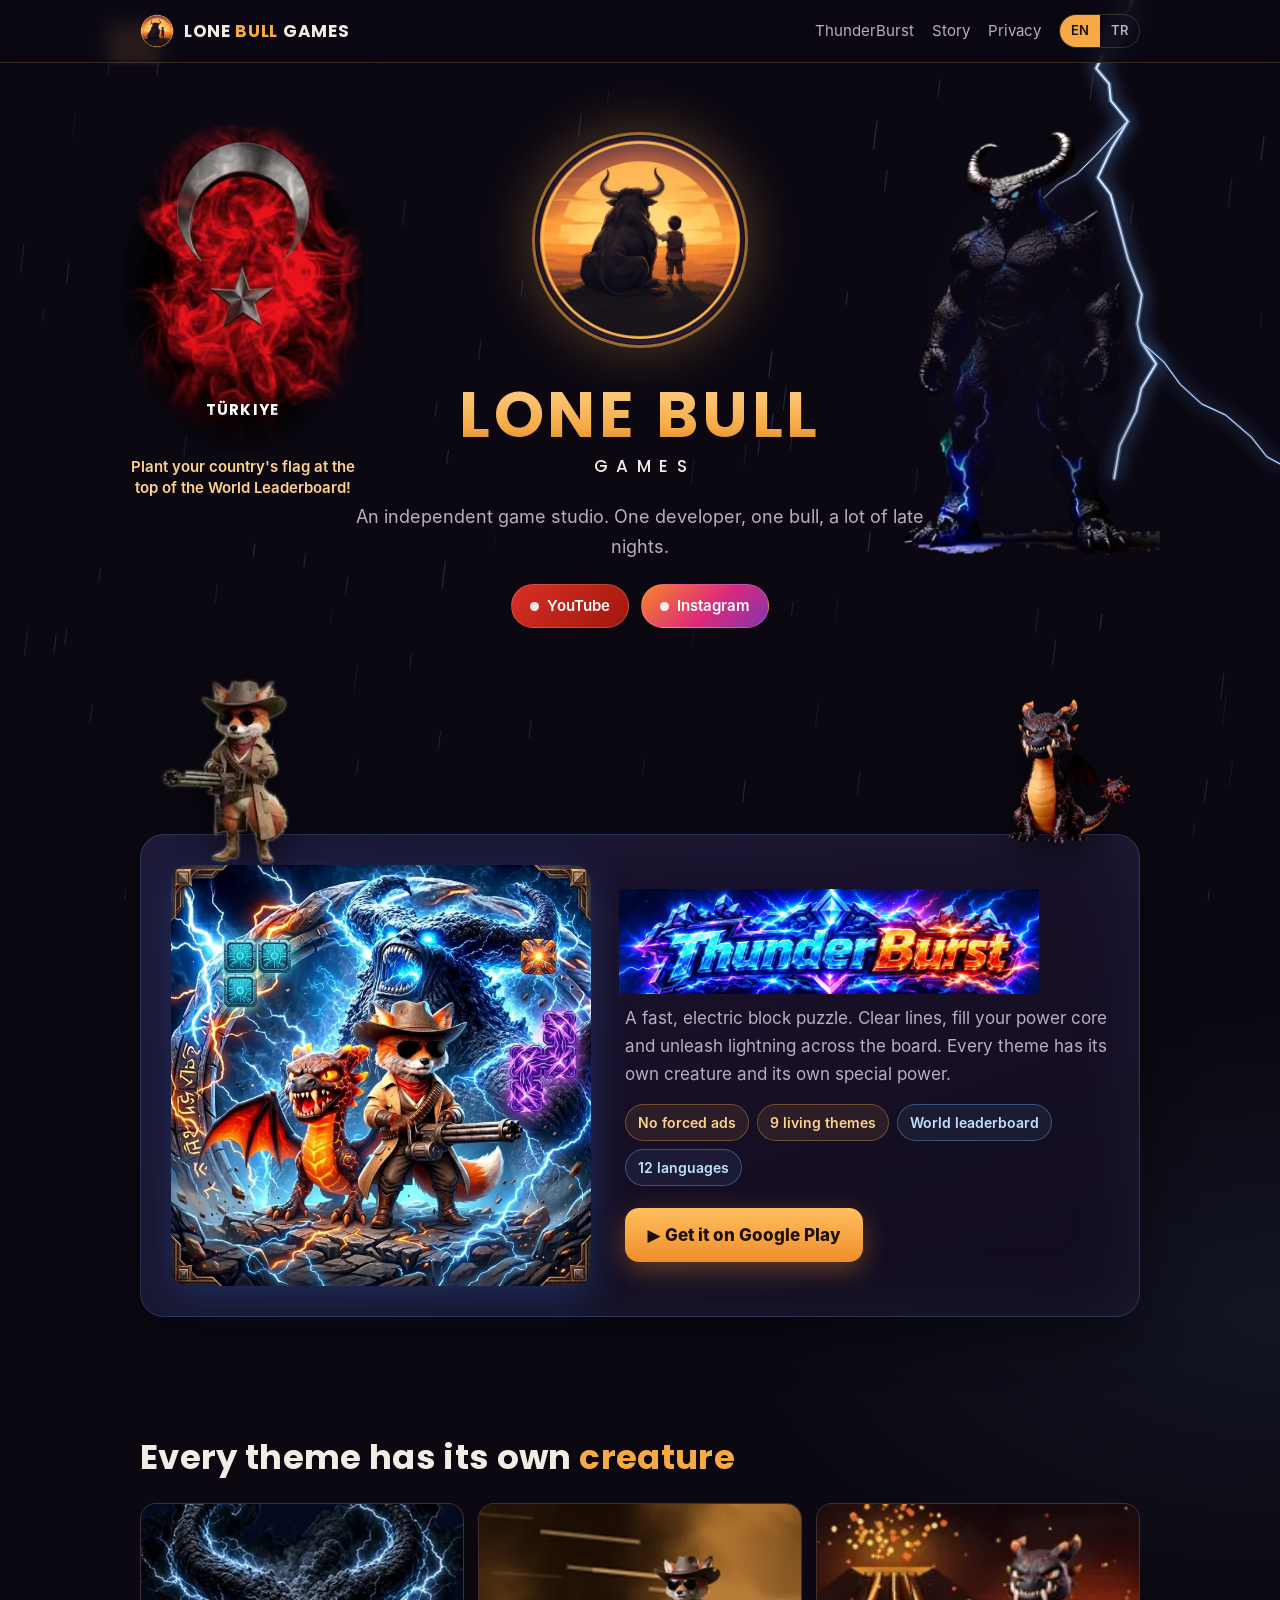
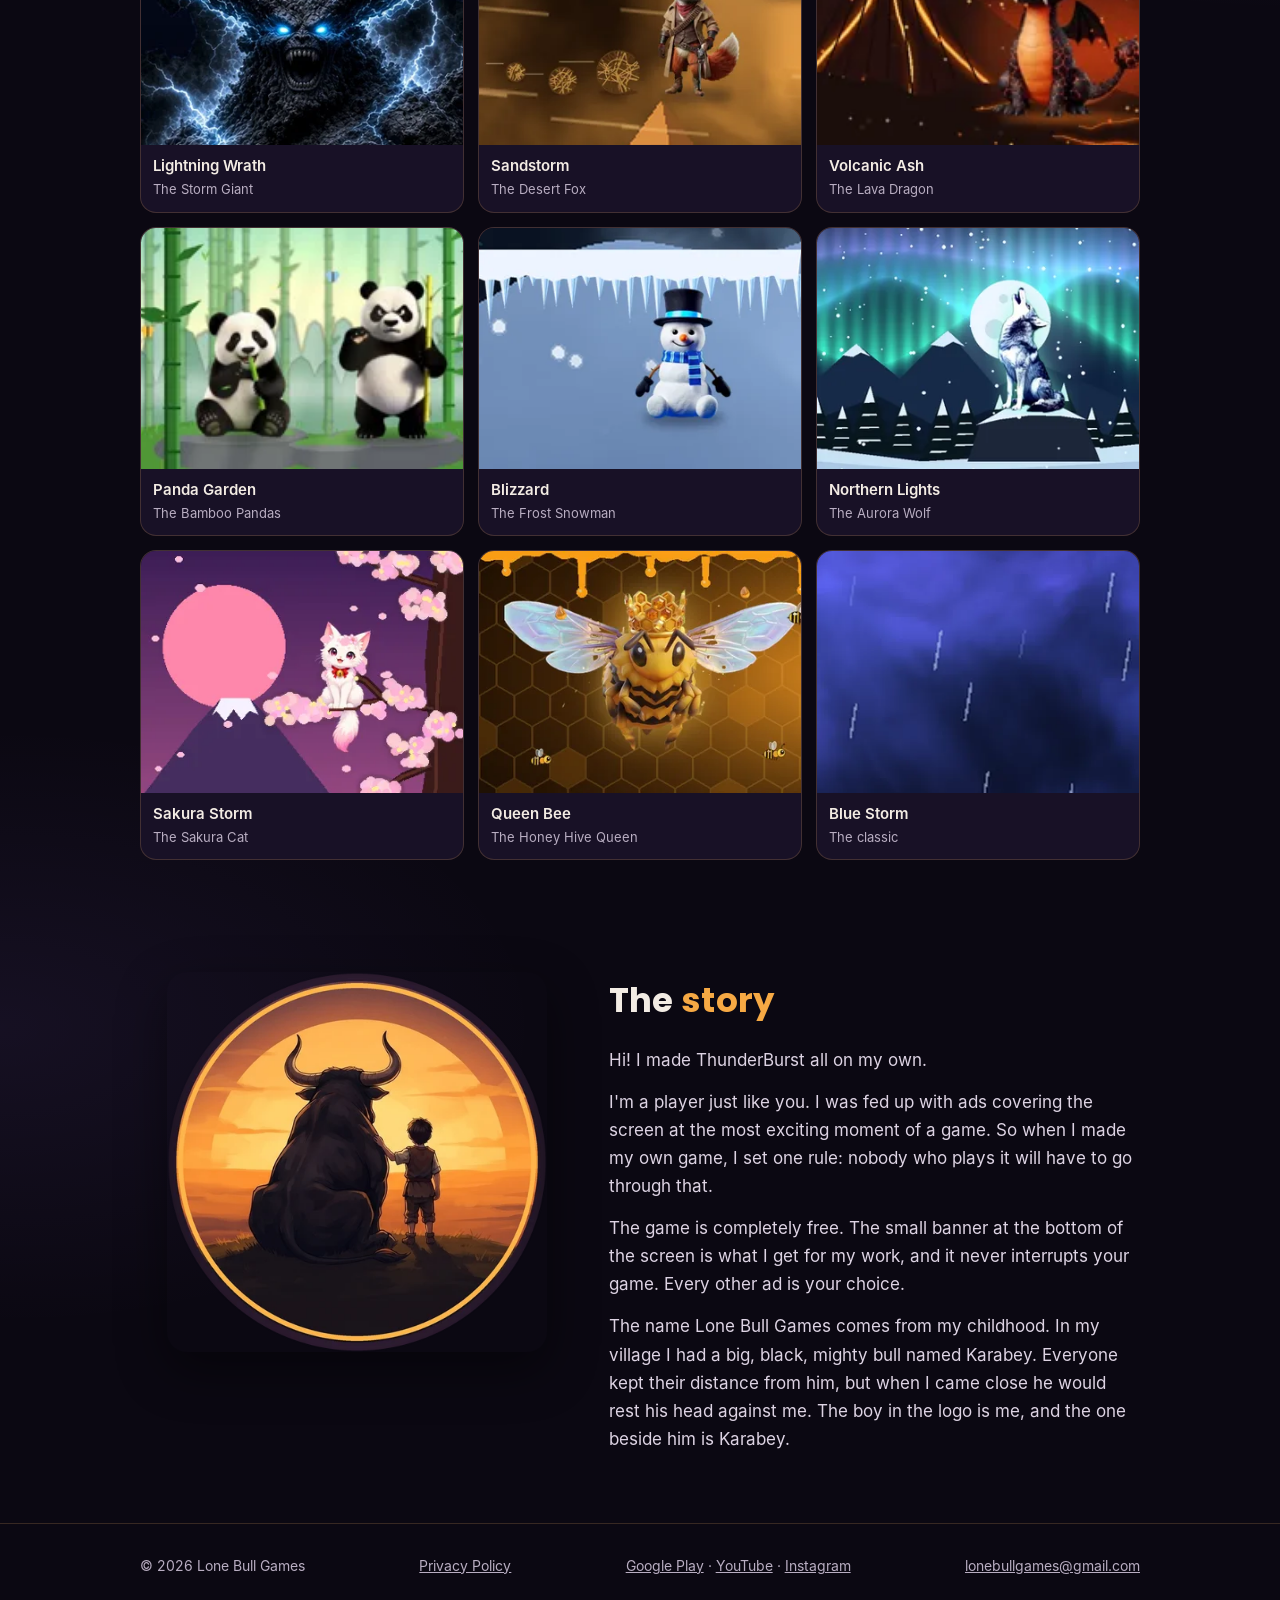
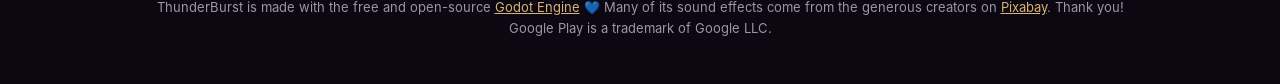
<file: index.html>
<!doctype html>
<html lang="en">
<head>
<meta charset="utf-8">
<meta name="viewport" content="width=device-width, initial-scale=1">
<title>Lone Bull Games</title>
<meta name="description" content="Lone Bull Games is an independent game studio. Our first game ThunderBurst is a block puzzle with nine living themes, each with its own creature. No forced ads.">
<link rel="icon" type="image/png" href="img/favicon.png">
<meta name="theme-color" content="#0b0812">
<meta property="og:type" content="website">
<meta property="og:site_name" content="Lone Bull Games">
<meta property="og:title" content="Lone Bull Games – ThunderBurst">
<meta property="og:description" content="A fast, electric block puzzle with 9 living themes and a world leaderboard. No forced ads. Now on Google Play.">
<meta property="og:url" content="https://lonebullgames.github.io/">
<meta property="og:image" content="https://lonebullgames.github.io/og.jpg">
<meta property="og:image:width" content="1200">
<meta property="og:image:height" content="630">
<meta name="twitter:card" content="summary_large_image">
<link rel="stylesheet" href="style.css?v=20261105b">
</head>
<body>
<canvas id="gok" aria-hidden="true"></canvas>
<canvas id="efekt" aria-hidden="true"></canvas>

<header class="ust">
  <div class="kap">
    <a class="marka" href="./"><img src="img/amblem_buyuk.webp" alt=""><span>LONE <b>BULL</b> GAMES</span></a>
    <nav class="menu">
      <a class="gizle" href="#thunderburst">ThunderBurst</a>
      <a class="gizle" href="#hikaye"><span data-dil="en">Story</span><span data-dil="tr">Hikâye</span></a>
      <a href="privacy.html"><span data-dil="en">Privacy</span><span data-dil="tr">Gizlilik</span></a>
      <div class="dil"><button data-sec="en">EN</button><button data-sec="tr">TR</button></div>
    </nav>
  </div>
</header>

<main>
  <div class="sahne">
  <div class="kahraman kap">
    <div class="yaratik canavar" id="canavar" aria-hidden="true"></div>
    <div class="bayrak-pano" id="bayrakPano">
      <div class="bayrak-cerceve">
        <video muted playsinline preload="none" class="gor"></video>
        <video muted playsinline preload="none"></video>
        <div class="bayrak-ad"></div>
      </div>
      <p class="bayrak-yazi"><span data-dil="en">Plant your country's flag at the top of the World Leaderboard!</span><span data-dil="tr">Ülkenin bayrağını Dünya Sıralaması'nın zirvesine dik!</span></p>
    </div>
    <img class="amblem" src="img/amblem_buyuk.webp" alt="Lone Bull Games emblem: a boy and his bull watching the sunset">
    <h1>LONE BULL</h1>
    <p class="alt">GAMES</p>
    <p class="slogan" data-dil="en">An independent game studio. One developer, one bull, a lot of late nights.</p>
    <p class="slogan" data-dil="tr">Bağımsız bir oyun stüdyosu. Bir geliştirici, bir boğa ve bolca uykusuz gece.</p>
    <div class="sosyal">
      <a class="sosyal-btn yt" href="https://www.youtube.com/@LoneBullGames" target="_blank" rel="noopener">YouTube</a>
      <a class="sosyal-btn ig" href="https://www.instagram.com/thunderburstgame/" target="_blank" rel="noopener">Instagram</a>
    </div>
  </div>
  </div>

  <section id="thunderburst" class="tb-sahne">
    <div class="kap">
      <div class="oyun">
        <div class="yaratik tilki" id="tilki" aria-hidden="true"></div>
        <div class="yaratik ejder" id="ejder" aria-hidden="true"></div>
        <img class="kapak" src="img/thunderburst_kapak.webp" alt="ThunderBurst characters: the Storm Giant, the Desert Fox and the Lava Dragon">
        <div>
          <img class="logo" src="img/thunderburst_logo.webp" alt="ThunderBurst">
          <p data-dil="en">A fast, electric block puzzle. Clear lines, fill your power core and unleash lightning across the board. Every theme has its own creature and its own special power.</p>
          <p data-dil="tr">Hızlı ve elektrikli bir blok bulmaca. Satırları patlat, gücünü doldur ve yıldırımı tahtaya indir. Her temanın kendi karakteri ve kendine özel gücü var.</p>
          <div class="rozetler">
            <span class="rozet"><span data-dil="en">No forced ads</span><span data-dil="tr">Zorunlu reklam yok</span></span>
            <span class="rozet"><span data-dil="en">9 living themes</span><span data-dil="tr">9 canlı tema</span></span>
            <span class="rozet mavi"><span data-dil="en">World leaderboard</span><span data-dil="tr">Dünya sıralaması</span></span>
            <span class="rozet mavi"><span data-dil="en">12 languages</span><span data-dil="tr">12 dil</span></span>
          </div>
          <a class="dugme" href="https://play.google.com/store/apps/details?id=com.thunderburst.game" target="_blank" rel="noopener"><span data-dil="en">▶ Get it on Google Play</span><span data-dil="tr">▶ Google Play'den indir</span></a>
        </div>
      </div>
    </div>
  </section>

  <section>
    <div class="kap">
      <h2><span data-dil="en">Every theme has its own <span class="vurgu">creature</span></span><span data-dil="tr">Her temanın kendi <span class="vurgu">karakteri</span> var</span></h2>
      <div class="temalar">
        <div class="tema"><img src="img/tema_zeus.webp" alt="" loading="lazy"><div><span data-dil="en">Lightning Wrath</span><span data-dil="tr">Yıldırım Öfkesi</span><small data-dil="en">The Storm Giant</small><small data-dil="tr">Fırtına Devi</small></div></div>
        <div class="tema"><img src="img/tema_kum.webp" alt="" loading="lazy"><div><span data-dil="en">Sandstorm</span><span data-dil="tr">Kum Fırtınası</span><small data-dil="en">The Desert Fox</small><small data-dil="tr">Çöl Tilkisi</small></div></div>
        <div class="tema"><img src="img/tema_volkan.webp" alt="" loading="lazy"><div><span data-dil="en">Volcanic Ash</span><span data-dil="tr">Volkanik Kül</span><small data-dil="en">The Lava Dragon</small><small data-dil="tr">Lav Ejderhası</small></div></div>
        <div class="tema"><img src="img/tema_panda.webp" alt="" loading="lazy"><div><span data-dil="en">Panda Garden</span><span data-dil="tr">Panda Bahçesi</span><small data-dil="en">The Bamboo Pandas</small><small data-dil="tr">Bambu Pandaları</small></div></div>
        <div class="tema"><img src="img/tema_kar.webp" alt="" loading="lazy"><div><span data-dil="en">Blizzard</span><span data-dil="tr">Kar Fırtınası</span><small data-dil="en">The Frost Snowman</small><small data-dil="tr">Kardan Adam</small></div></div>
        <div class="tema"><img src="img/tema_aurora.webp" alt="" loading="lazy"><div><span data-dil="en">Northern Lights</span><span data-dil="tr">Kuzey Işıkları</span><small data-dil="en">The Aurora Wolf</small><small data-dil="tr">Aurora Kurdu</small></div></div>
        <div class="tema"><img src="img/tema_sakura.webp" alt="" loading="lazy"><div><span data-dil="en">Sakura Storm</span><span data-dil="tr">Sakura Fırtınası</span><small data-dil="en">The Sakura Cat</small><small data-dil="tr">Sakura Kedisi</small></div></div>
        <div class="tema"><img src="img/img/tema_ari.webp" alt="" loading="lazy"><div><span data-dil="en">Queen Bee</span><span data-dil="tr">Kraliçe Arı</span><small data-dil="en">The Honey Hive Queen</small><small data-dil="tr">Bal Kovanının Kraliçesi</small></div></div>
        <div class="tema"><img src="img/tema_mavi.webp" alt="" loading="lazy"><div><span data-dil="en">Blue Storm</span><span data-dil="tr">Mavi Fırtına</span><small data-dil="en">The classic</small><small data-dil="tr">Klasik tema</small></div></div>
      </div>
    </div>
  </section>

  <section id="hikaye">
    <div class="kap hikaye">
      <img src="img/amblem_buyuk.webp" alt="A boy and his bull Karabey" loading="lazy">
      <div>
        <h2 data-dil="en">The <span class="vurgu">story</span></h2>
        <h2 data-dil="tr"><span class="vurgu">Hikâye</span></h2>
        <div data-dil="en">
          <p>Hi! I made ThunderBurst all on my own.</p>
          <p>I'm a player just like you. I was fed up with ads covering the screen at the most exciting moment of a game. So when I made my own game, I set one rule: nobody who plays it will have to go through that.</p>
          <p>The game is completely free. The small banner at the bottom of the screen is what I get for my work, and it never interrupts your game. Every other ad is your choice.</p>
          <p>The name Lone Bull Games comes from my childhood. In my village I had a big, black, mighty bull named Karabey. Everyone kept their distance from him, but when I came close he would rest his head against me. The boy in the logo is me, and the one beside him is Karabey.</p>
        </div>
        <div data-dil="tr">
          <p>Merhaba! ThunderBurst'ü tek başıma yaptım.</p>
          <p>Ben de senin gibi oyun oynayan biriyim. Oyunun en heyecanlı yerinde ekranı kapatan reklamlardan bezmiştim. Kendi oyunumu yaparken tek bir kural koydum: benim oyunumu oynayan kimse buna maruz kalmayacak.</p>
          <p>Oyun tamamen ücretsiz. Ekranın altındaki küçük banner emeğimin karşılığı; oyununu asla bölmez. Diğer bütün reklamlar senin seçimin.</p>
          <p>Lone Bull Games adı çocukluğumdan geliyor. Köyde Karabey adında kara, heybetli bir boğam vardı. Herkes ondan çekinirdi; ben yanına gidince başını bana yaslardı. Logodaki çocuk benim, yanındaki de o.</p>
        </div>
      </div>
    </div>
  </section>
</main>

<footer>
  <div class="kap">
    <span>© 2026 Lone Bull Games</span>
    <span><a href="privacy.html"><span data-dil="en">Privacy Policy</span><span data-dil="tr">Gizlilik Politikası</span></a></span>
    <span><a href="https://play.google.com/store/apps/details?id=com.thunderburst.game" target="_blank" rel="noopener">Google Play</a> · <a href="https://www.youtube.com/@LoneBullGames" target="_blank" rel="noopener">YouTube</a> · <a href="https://www.instagram.com/thunderburstgame/" target="_blank" rel="noopener">Instagram</a></span>
    <span><a href="mailto:lonebullgames@gmail.com">lonebullgames@gmail.com</a></span>
    <p class="tesekkur">
      <span data-dil="en">ThunderBurst is made with the free and open-source <a href="https://godotengine.org" target="_blank" rel="noopener">Godot Engine</a> 💙 Many of its sound effects come from the generous creators on <a href="https://pixabay.com" target="_blank" rel="noopener">Pixabay</a>. Thank you! Google Play is a trademark of Google LLC.</span>
      <span data-dil="tr">ThunderBurst, ücretsiz ve açık kaynaklı <a href="https://godotengine.org" target="_blank" rel="noopener">Godot Engine</a> ile yapıldı 💙 Ses efektlerinin çoğu <a href="https://pixabay.com" target="_blank" rel="noopener">Pixabay</a>'deki cömert sanatçılardan. Teşekkürler! Google Play, Google LLC'nin ticari markasıdır.</span>
    </p>
  </div>
</footer>

<script src="dil.js"></script>
<script src="anim.js?v=20261105b"></script>
</body>
</html>
</file>
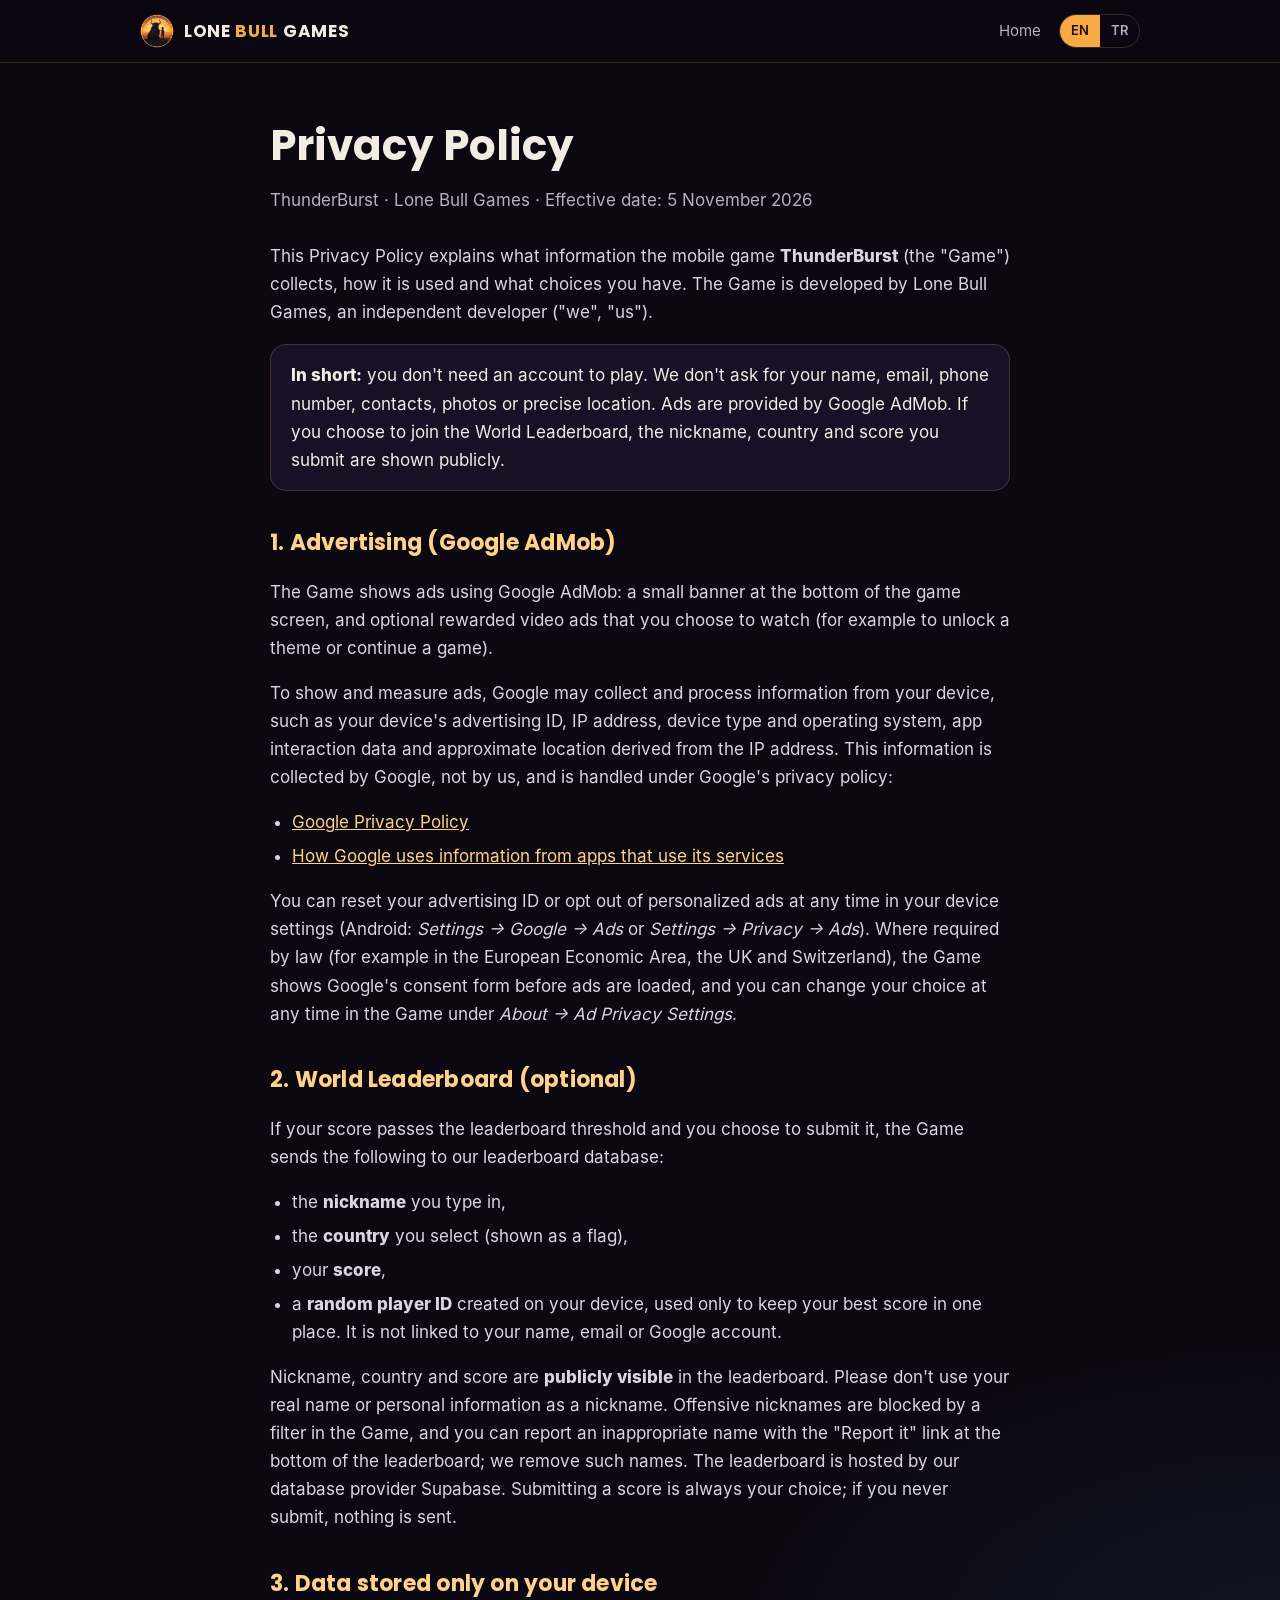
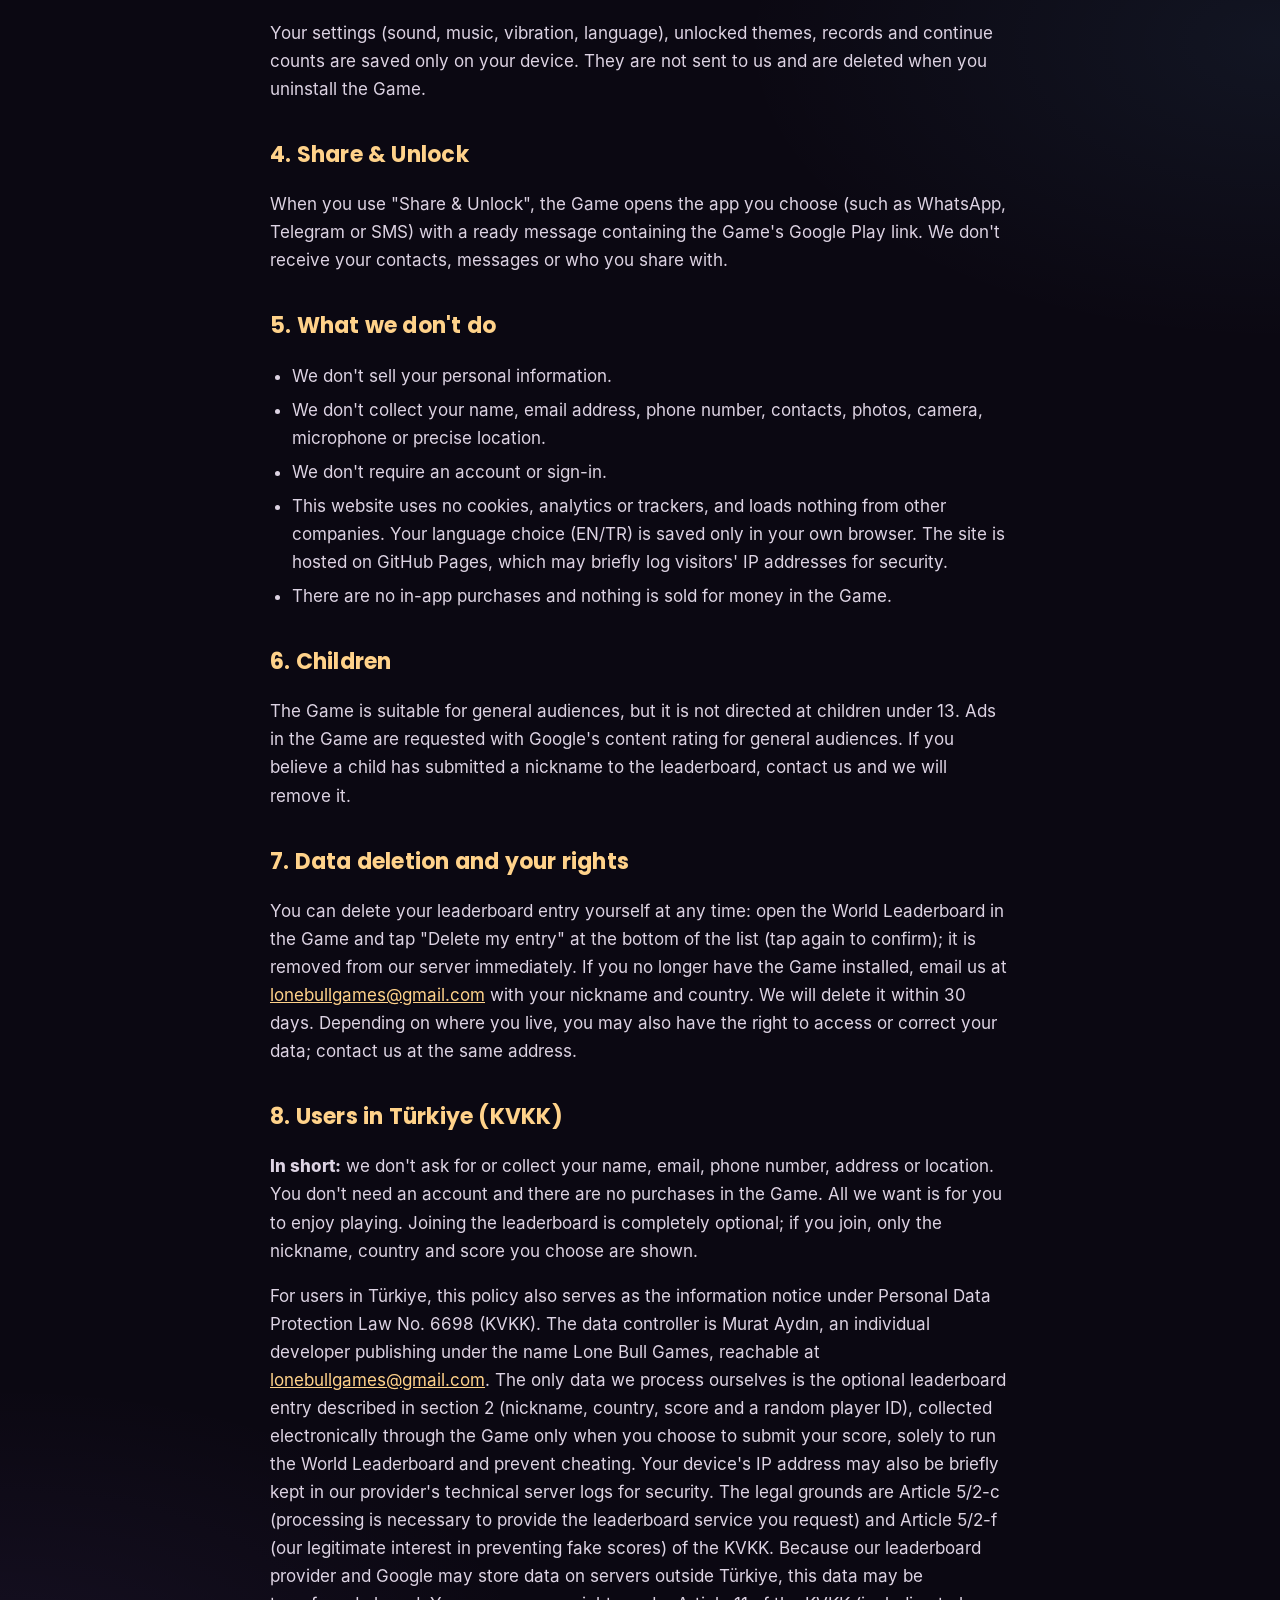
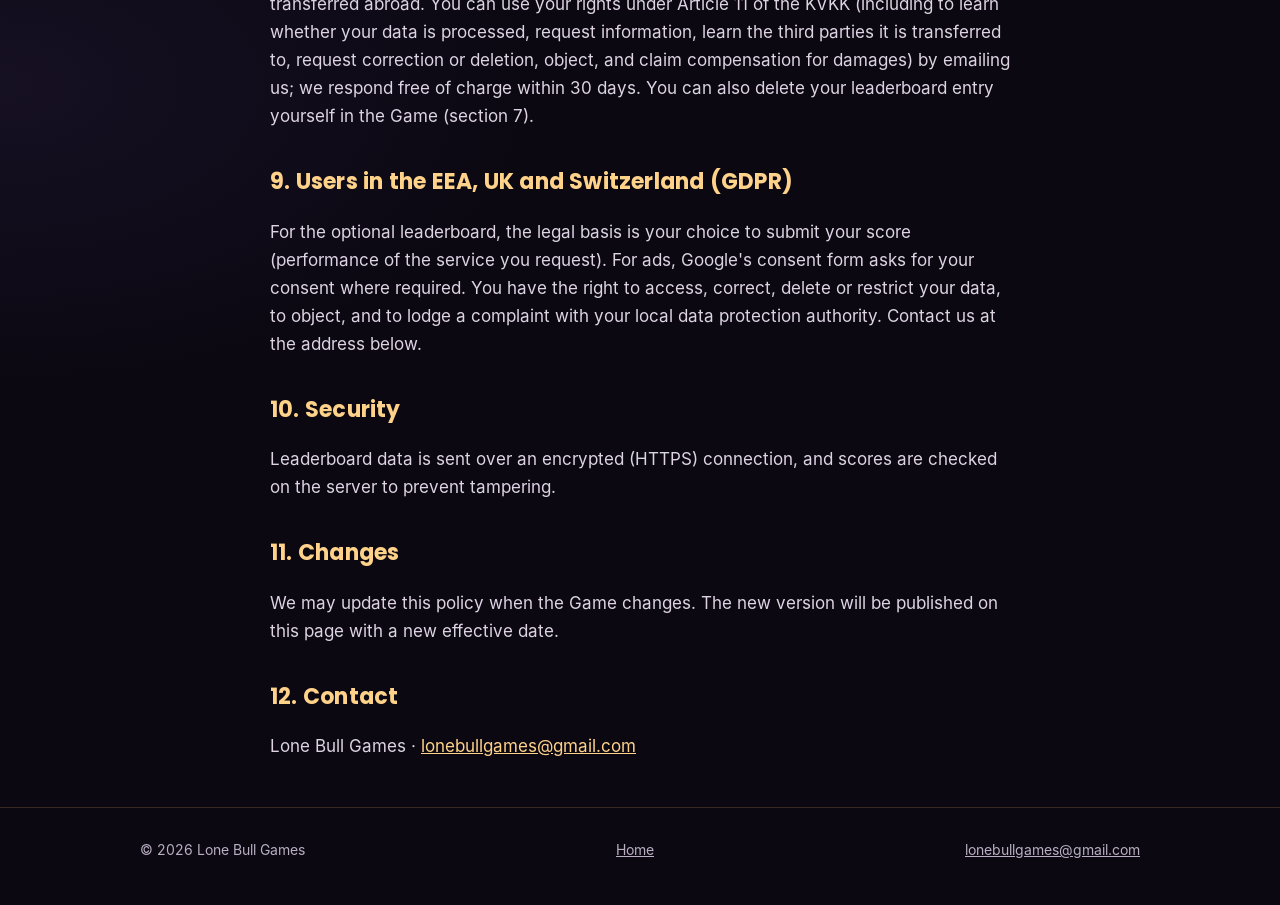
<file: privacy.html>
<!doctype html>
<html lang="en">
<head>
<meta charset="utf-8">
<meta name="viewport" content="width=device-width, initial-scale=1">
<title>Privacy Policy · Lone Bull Games</title>
<meta name="description" content="Privacy Policy for ThunderBurst by Lone Bull Games.">
<link rel="icon" type="image/png" href="img/favicon.png">
<link rel="stylesheet" href="style.css">
</head>
<body>

<header class="ust">
  <div class="kap">
    <a class="marka" href="./"><img src="img/amblem_buyuk.webp" alt=""><span>LONE <b>BULL</b> GAMES</span></a>
    <nav class="menu">
      <a href="./"><span data-dil="en">Home</span><span data-dil="tr">Ana sayfa</span></a>
      <div class="dil"><button data-sec="en">EN</button><button data-sec="tr">TR</button></div>
    </nav>
  </div>
</header>

<main class="metin">

<!-- ============================ ENGLISH ============================ -->
<div data-dil="en">
  <h1>Privacy Policy</h1>
  <p class="tarih">ThunderBurst · Lone Bull Games · Effective date: 5 November 2026</p>

  <p>This Privacy Policy explains what information the mobile game <b>ThunderBurst</b> (the "Game") collects, how it is used and what choices you have. The Game is developed by Lone Bull Games, an independent developer ("we", "us").</p>

  <div class="kutu">
    <b>In short:</b> you don't need an account to play. We don't ask for your name, email, phone number, contacts, photos or precise location. Ads are provided by Google AdMob. If you choose to join the World Leaderboard, the nickname, country and score you submit are shown publicly.
  </div>

  <h2>1. Advertising (Google AdMob)</h2>
  <p>The Game shows ads using Google AdMob: a small banner at the bottom of the game screen, and optional rewarded video ads that you choose to watch (for example to unlock a theme or continue a game).</p>
  <p>To show and measure ads, Google may collect and process information from your device, such as your device's advertising ID, IP address, device type and operating system, app interaction data and approximate location derived from the IP address. This information is collected by Google, not by us, and is handled under Google's privacy policy:</p>
  <ul>
    <li><a href="https://policies.google.com/privacy" target="_blank" rel="noopener">Google Privacy Policy</a></li>
    <li><a href="https://policies.google.com/technologies/partner-sites" target="_blank" rel="noopener">How Google uses information from apps that use its services</a></li>
  </ul>
  <p>You can reset your advertising ID or opt out of personalized ads at any time in your device settings (Android: <i>Settings → Google → Ads</i> or <i>Settings → Privacy → Ads</i>). Where required by law (for example in the European Economic Area, the UK and Switzerland), the Game shows Google's consent form before ads are loaded, and you can change your choice at any time in the Game under <i>About → Ad Privacy Settings</i>.</p>

  <h2>2. World Leaderboard (optional)</h2>
  <p>If your score passes the leaderboard threshold and you choose to submit it, the Game sends the following to our leaderboard database:</p>
  <ul>
    <li>the <b>nickname</b> you type in,</li>
    <li>the <b>country</b> you select (shown as a flag),</li>
    <li>your <b>score</b>,</li>
    <li>a <b>random player ID</b> created on your device, used only to keep your best score in one place. It is not linked to your name, email or Google account.</li>
  </ul>
  <p>Nickname, country and score are <b>publicly visible</b> in the leaderboard. Please don't use your real name or personal information as a nickname. Offensive nicknames are blocked by a filter in the Game, and you can report an inappropriate name with the "Report it" link at the bottom of the leaderboard; we remove such names. The leaderboard is hosted by our database provider Supabase. Submitting a score is always your choice; if you never submit, nothing is sent.</p>

  <h2>3. Data stored only on your device</h2>
  <p>Your settings (sound, music, vibration, language), unlocked themes, records and continue counts are saved only on your device. They are not sent to us and are deleted when you uninstall the Game.</p>

  <h2>4. Share &amp; Unlock</h2>
  <p>When you use "Share &amp; Unlock", the Game opens the app you choose (such as WhatsApp, Telegram or SMS) with a ready message containing the Game's Google Play link. We don't receive your contacts, messages or who you share with.</p>

  <h2>5. What we don't do</h2>
  <ul>
    <li>We don't sell your personal information.</li>
    <li>We don't collect your name, email address, phone number, contacts, photos, camera, microphone or precise location.</li>
    <li>We don't require an account or sign-in.</li>
    <li>This website uses no cookies, analytics or trackers, and loads nothing from other companies. Your language choice (EN/TR) is saved only in your own browser. The site is hosted on GitHub Pages, which may briefly log visitors' IP addresses for security.</li>
    <li>There are no in-app purchases and nothing is sold for money in the Game.</li>
  </ul>

  <h2>6. Children</h2>
  <p>The Game is suitable for general audiences, but it is not directed at children under 13. Ads in the Game are requested with Google's content rating for general audiences. If you believe a child has submitted a nickname to the leaderboard, contact us and we will remove it.</p>

  <h2>7. Data deletion and your rights</h2>
  <p>You can delete your leaderboard entry yourself at any time: open the World Leaderboard in the Game and tap "Delete my entry" at the bottom of the list (tap again to confirm); it is removed from our server immediately. If you no longer have the Game installed, email us at <a href="mailto:lonebullgames@gmail.com">lonebullgames@gmail.com</a> with your nickname and country. We will delete it within 30 days. Depending on where you live, you may also have the right to access or correct your data; contact us at the same address.</p>

  <h2>8. Users in Türkiye (KVKK)</h2>
  <p><b>In short:</b> we don't ask for or collect your name, email, phone number, address or location. You don't need an account and there are no purchases in the Game. All we want is for you to enjoy playing. Joining the leaderboard is completely optional; if you join, only the nickname, country and score you choose are shown.</p>
  <p>For users in Türkiye, this policy also serves as the information notice under Personal Data Protection Law No. 6698 (KVKK). The data controller is Murat Aydın, an individual developer publishing under the name Lone Bull Games, reachable at <a href="mailto:lonebullgames@gmail.com">lonebullgames@gmail.com</a>. The only data we process ourselves is the optional leaderboard entry described in section 2 (nickname, country, score and a random player ID), collected electronically through the Game only when you choose to submit your score, solely to run the World Leaderboard and prevent cheating. Your device's IP address may also be briefly kept in our provider's technical server logs for security. The legal grounds are Article 5/2-c (processing is necessary to provide the leaderboard service you request) and Article 5/2-f (our legitimate interest in preventing fake scores) of the KVKK. Because our leaderboard provider and Google may store data on servers outside Türkiye, this data may be transferred abroad. You can use your rights under Article 11 of the KVKK (including to learn whether your data is processed, request information, learn the third parties it is transferred to, request correction or deletion, object, and claim compensation for damages) by emailing us; we respond free of charge within 30 days. You can also delete your leaderboard entry yourself in the Game (section 7).</p>

  <h2>9. Users in the EEA, UK and Switzerland (GDPR)</h2>
  <p>For the optional leaderboard, the legal basis is your choice to submit your score (performance of the service you request). For ads, Google's consent form asks for your consent where required. You have the right to access, correct, delete or restrict your data, to object, and to lodge a complaint with your local data protection authority. Contact us at the address below.</p>

  <h2>10. Security</h2>
  <p>Leaderboard data is sent over an encrypted (HTTPS) connection, and scores are checked on the server to prevent tampering.</p>

  <h2>11. Changes</h2>
  <p>We may update this policy when the Game changes. The new version will be published on this page with a new effective date.</p>

  <h2>12. Contact</h2>
  <p>Lone Bull Games · <a href="mailto:lonebullgames@gmail.com">lonebullgames@gmail.com</a></p>
</div>

<!-- ============================ TÜRKÇE ============================ -->
<div data-dil="tr">
  <h1>Gizlilik Politikası</h1>
  <p class="tarih">ThunderBurst · Lone Bull Games · Yürürlük tarihi: 5 Kasım 2026</p>

  <p>Bu Gizlilik Politikası, <b>ThunderBurst</b> adlı mobil oyunun ("Oyun") hangi bilgileri topladığını, bunların nasıl kullanıldığını ve senin hangi seçeneklere sahip olduğunu açıklar. Oyun, bağımsız geliştirici Lone Bull Games ("biz") tarafından geliştirilmiştir.</p>

  <div class="kutu">
    <b>Kısaca:</b> oynamak için hesap açman gerekmez. Adını, e-postanı, telefon numaranı, rehberini, fotoğraflarını ya da tam konumunu istemeyiz. Reklamlar Google AdMob tarafından gösterilir. Dünya Sıralaması'na katılmayı seçersen gönderdiğin takma ad, ülke ve skor herkese açık görünür.
  </div>

  <h2>1. Reklamlar (Google AdMob)</h2>
  <p>Oyun, Google AdMob ile reklam gösterir: oyun ekranının altında küçük bir banner ve senin izlemeyi seçtiğin ödüllü video reklamlar (örneğin tema açmak ya da oyuna devam etmek için).</p>
  <p>Reklamları göstermek ve ölçmek için Google, cihazından reklam kimliği, IP adresi, cihaz türü ve işletim sistemi, uygulama etkileşim bilgileri ve IP adresinden çıkarılan yaklaşık konum gibi bilgileri toplayıp işleyebilir. Bu bilgileri biz değil Google toplar ve Google'ın gizlilik politikasına göre işler:</p>
  <ul>
    <li><a href="https://policies.google.com/privacy?hl=tr" target="_blank" rel="noopener">Google Gizlilik Politikası</a></li>
    <li><a href="https://policies.google.com/technologies/partner-sites?hl=tr" target="_blank" rel="noopener">Google'ın, hizmetlerini kullanan uygulamalardan gelen bilgileri nasıl kullandığı</a></li>
  </ul>
  <p>Reklam kimliğini istediğin zaman sıfırlayabilir ya da kişiselleştirilmiş reklamları cihaz ayarlarından kapatabilirsin (Android: <i>Ayarlar → Google → Reklamlar</i> veya <i>Ayarlar → Gizlilik → Reklamlar</i>). Yasaların gerektirdiği yerlerde (örneğin Avrupa Ekonomik Alanı, Birleşik Krallık ve İsviçre) Oyun, reklamlar yüklenmeden önce Google'ın izin penceresini gösterir; seçimini istediğin zaman Oyun'da <i>Hakkında → Reklam Gizlilik Ayarları</i> bölümünden değiştirebilirsin.</p>

  <h2>2. Dünya Sıralaması (isteğe bağlı)</h2>
  <p>Skorun sıralama barajını geçer ve göndermeyi seçersen Oyun, sıralama veritabanımıza şunları gönderir:</p>
  <ul>
    <li>yazdığın <b>takma ad</b>,</li>
    <li>seçtiğin <b>ülke</b> (bayrak olarak görünür),</li>
    <li><b>skorun</b>,</li>
    <li>cihazında oluşturulan <b>rastgele bir oyuncu kimliği</b>: sadece en iyi skorunu tek yerde tutmak için kullanılır; adınla, e-postanla ya da Google hesabınla bağlantısı yoktur.</li>
  </ul>
  <p>Takma ad, ülke ve skor sıralamada <b>herkese açık</b> görünür. Lütfen takma ad olarak gerçek adını ya da kişisel bilgilerini kullanma. Uygunsuz takma adlar oyundaki filtreyle engellenir; uygunsuz bir isim görürsen sıralamanın altındaki "Bildir" bağlantısıyla bize bildirebilirsin, bu isimleri kaldırırız. Sıralama, veritabanı sağlayıcımız Supabase üzerinde tutulur. Skor göndermek her zaman senin seçimindir; hiç göndermezsen hiçbir şey gönderilmez.</p>

  <h2>3. Sadece cihazında saklanan bilgiler</h2>
  <p>Ayarların (ses, müzik, titreşim, dil), açtığın temalar, rekorların ve devam hakların sadece cihazında saklanır. Bize gönderilmez ve Oyun'u kaldırdığında silinir.</p>

  <h2>4. Paylaş &amp; Tema Aç</h2>
  <p>"Paylaş &amp; Tema Aç"ı kullandığında Oyun, seçtiğin uygulamayı (WhatsApp, Telegram, SMS gibi) Oyun'un Google Play linkini içeren hazır bir mesajla açar. Rehberin, mesajların ya da kiminle paylaştığın bize ulaşmaz.</p>

  <h2>5. Yapmadıklarımız</h2>
  <ul>
    <li>Kişisel bilgilerini satmayız.</li>
    <li>Adını, e-posta adresini, telefon numaranı, rehberini, fotoğraflarını, kameranı, mikrofonunu ya da tam konumunu toplamayız.</li>
    <li>Hesap açmanı ya da giriş yapmanı istemeyiz.</li>
    <li>Bu web sitesi çerez, analiz ya da takip aracı kullanmaz ve başka şirketlerden hiçbir şey yüklemez. Dil seçimin (EN/TR) yalnızca kendi tarayıcında saklanır. Site GitHub Pages'te barındırılır; GitHub güvenlik için ziyaretçilerin IP adresini kısa süre kaydedebilir.</li>
    <li>Oyunda uygulama içi satın alma yok; parayla satılan hiçbir şey yok.</li>
  </ul>

  <h2>6. Çocuklar</h2>
  <p>Oyun genel izleyici kitlesine uygundur ancak 13 yaşından küçük çocuklara yönelik değildir. Oyundaki reklamlar, Google'ın genel izleyici içerik derecelendirmesiyle istenir. Bir çocuğun sıralamaya takma ad gönderdiğini düşünüyorsan bize yaz, kaldıralım.</p>

  <h2>7. Verilerin silinmesi ve hakların</h2>
  <p>Sıralamadaki kaydını istediğin an kendin silebilirsin: oyunda Dünya Sıralaması'nı aç, listenin altındaki "Kaydımı sıralamadan sil" yazısına dokun (onay için bir kez daha dokun); kaydın sunucumuzdan hemen silinir. Oyun artık telefonunda yüklü değilse takma adını ve ülkeni <a href="mailto:lonebullgames@gmail.com">lonebullgames@gmail.com</a> adresine yaz; 30 gün içinde sileriz. Yaşadığın yere göre verilerine erişme ya da düzeltme hakkın da olabilir; bunun için de aynı adrese yazabilirsin.</p>

  <h2>8. Türkiye'deki kullanıcılar için KVKK Aydınlatma Metni</h2>
  <p>Bu bölüm, 6698 sayılı Kişisel Verilerin Korunması Kanunu ("KVKK") kapsamında aydınlatma metni niteliğindedir. <b>Veri sorumlusu:</b> Murat Aydın (Lone Bull Games adıyla oyun yayınlayan bireysel geliştirici), iletişim: <a href="mailto:lonebullgames@gmail.com">lonebullgames@gmail.com</a>.</p>
  <p><b>Kısaca:</b> Senden adını, e-postanı, telefon numaranı, adresini ya da konumunu istemiyoruz ve toplamıyoruz. Hesap açmana gerek yok, oyunda satın alma da yok. Tek isteğimiz oyunu keyifle oynaman. Sıralamaya katılmak tamamen isteğe bağlı; katılırsan sadece kendi seçtiğin takma ad, ülke ve skorun görünür.</p>
  <ul>
    <li><b>İşlenen veriler:</b> Sadece isteğe bağlı Dünya Sıralaması'na gönderdiğin takma ad, ülke, skor ve cihazında oluşturulan rastgele oyuncu kimliği (2. bölüm). Skor gönderirken cihazının IP adresi, sunucu güvenliği için hizmet sağlayıcımızın teknik kayıtlarında kısa süreliğine tutulabilir. Adını, e-postanı, telefonunu ya da kimlik bilgilerini işlemiyoruz.</li>
    <li><b>Toplama yöntemi:</b> Bu veriler, skorunu sıralamaya göndermeyi seçtiğinde oyun içinden elektronik ortamda, otomatik olarak toplanır.</li>
    <li><b>Amaç:</b> Dünya Sıralaması'nın işletilmesi ve hileli skorların önlenmesi.</li>
    <li><b>Hukuki sebep:</b> KVKK'nın 5/2-c maddesi (talep ettiğin sıralama hizmetinin sunulması için verinin işlenmesinin gerekli olması) ve 5/2-f maddesi (hileli skorların önlenmesindeki meşru menfaatimiz). Skoru göndermek tamamen senin tercihindir.</li>
    <li><b>Aktarım:</b> Sıralama verileri hizmet sağlayıcımız Supabase'in, reklam verileri ise Google'ın sunucularında tutulur. Bu sunucular Türkiye dışında olabileceğinden veriler yurt dışına aktarılabilir.</li>
    <li><b>Hakların:</b> KVKK'nın 11. maddesi uyarınca; verilerinin işlenip işlenmediğini öğrenme, işlenmişse bilgi isteme, işlenme amacını ve amacına uygun kullanılıp kullanılmadığını öğrenme, yurt içinde veya yurt dışında aktarıldığı üçüncü kişileri bilme, eksik veya yanlış işlenmişse düzeltilmesini isteme, silinmesini veya yok edilmesini isteme, bu işlemlerin aktarıldığı üçüncü kişilere bildirilmesini isteme, münhasıran otomatik sistemlerle analiz edilmesi sonucu aleyhine bir sonuç çıkmasına itiraz etme ve kanuna aykırı işleme sebebiyle zarara uğrarsan zararın giderilmesini talep etme hakların vardır. Sıralama kaydını oyunda kendin de silebilirsin (7. bölüm). Diğer başvurularını yukarıdaki e-posta adresine gönderebilirsin; en geç 30 gün içinde ücretsiz yanıtlarız.</li>
  </ul>

  <h2>9. Avrupa Ekonomik Alanı, Birleşik Krallık ve İsviçre'deki kullanıcılar (GDPR)</h2>
  <p>İsteğe bağlı sıralama için hukuki dayanak, skorunu göndermeyi seçmendir (talep ettiğin hizmetin sunulması). Reklamlar için, gereken yerlerde Google'ın izin penceresi iznini sorar. Verilerine erişme, düzeltme, silme, işlemeyi kısıtlama, itiraz etme ve bulunduğun ülkenin veri koruma kurumuna şikâyette bulunma hakların vardır.</p>

  <h2>10. Güvenlik</h2>
  <p>Sıralama verileri şifreli (HTTPS) bağlantıyla gönderilir; skorlar hileye karşı sunucuda doğrulanır.</p>

  <h2>11. Değişiklikler</h2>
  <p>Oyun değiştikçe bu politikayı güncelleyebiliriz. Yeni sürüm, yeni yürürlük tarihiyle bu sayfada yayınlanır.</p>

  <h2>12. İletişim</h2>
  <p>Lone Bull Games · <a href="mailto:lonebullgames@gmail.com">lonebullgames@gmail.com</a></p>
</div>

</main>

<footer>
  <div class="kap">
    <span>© 2026 Lone Bull Games</span>
    <span><a href="./"><span data-dil="en">Home</span><span data-dil="tr">Ana sayfa</span></a></span>
    <span><a href="mailto:lonebullgames@gmail.com">lonebullgames@gmail.com</a></span>
  </div>
</footer>

<script src="dil.js"></script>
</body>
</html>
</file>
<file: style.css>
/* yazı tipleri sitenin kendi içinde (dışarıdan hiçbir şey yüklenmez) - SIL OFL 1.1, fonts/OFL.txt */
@font-face { font-family: "Inter"; font-weight: 400; font-display: swap; src: url("fonts/inter-400.woff") format("woff"); }
@font-face { font-family: "Inter"; font-weight: 600; font-display: swap; src: url("fonts/inter-600.woff") format("woff"); }
@font-face { font-family: "Inter"; font-weight: 800; font-display: swap; src: url("fonts/inter-800.woff") format("woff"); }
@font-face { font-family: "Poppins"; font-weight: 500; font-display: swap; src: url("fonts/poppins-500.woff") format("woff"); }
@font-face { font-family: "Poppins"; font-weight: 700 800; font-display: swap; src: url("fonts/poppins-700.woff") format("woff"); }

:root {
  --bg: #0b0812;
  --bg2: #140e1f;
  --kart: #181126;
  --cizgi: rgba(255, 190, 110, 0.18);
  --yazi: #f3ece4;
  --soluk: #b9aec2;
  --altin: #f6a944;
  --altin2: #ffd28a;
  --mavi: #6fc0ff;
  --mor: #a77bff;
  --golge: 0 18px 50px rgba(0, 0, 0, 0.45);
}

* { box-sizing: border-box; }

html { scroll-behavior: smooth; }

body {
  margin: 0;
  background: var(--bg);
  background-image:
    radial-gradient(1200px 600px at 50% -10%, rgba(246, 169, 68, 0.14), transparent 60%),
    radial-gradient(900px 500px at 100% 40%, rgba(111, 192, 255, 0.07), transparent 60%),
    radial-gradient(900px 500px at 0% 80%, rgba(167, 123, 255, 0.07), transparent 60%);
  color: var(--yazi);
  font-family: "Inter", system-ui, -apple-system, "Segoe UI", Roboto, sans-serif;
  font-size: 17px;
  line-height: 1.65;
  -webkit-font-smoothing: antialiased;
}

a { color: var(--altin2); }
a:hover { color: #fff; }

.kap { max-width: 1040px; margin: 0 auto; padding: 0 20px; }

/* üst çubuk */
.ust {
  position: sticky; top: 0; z-index: 10;
  background: rgba(11, 8, 18, 0.78);
  backdrop-filter: blur(10px);
  border-bottom: 1px solid var(--cizgi);
}
.ust .kap { display: flex; align-items: center; justify-content: space-between; height: 62px; gap: 12px; }
.marka { display: flex; align-items: center; gap: 10px; text-decoration: none; color: var(--yazi); font-family: "Poppins", sans-serif; font-weight: 700; letter-spacing: 0.04em; white-space: nowrap; }
.marka img { width: 34px; height: 34px; border-radius: 50%; }
.marka span b { color: var(--altin); }
.menu { display: flex; align-items: center; gap: 18px; font-size: 15px; }
.menu a { color: var(--soluk); text-decoration: none; white-space: nowrap; }
.menu a:hover { color: var(--yazi); }
.dil { display: flex; border: 1px solid var(--cizgi); border-radius: 999px; overflow: hidden; }
.dil button {
  background: none; border: 0; color: var(--soluk); font: inherit; font-size: 13px; font-weight: 600;
  padding: 5px 11px; cursor: pointer;
}
.dil button.secili { background: var(--altin); color: #1b1006; }

/* kahraman */
.kahraman { text-align: center; padding: 72px 20px 56px; }
.kahraman .amblem {
  width: 210px; height: 210px; border-radius: 50%;
  box-shadow: 0 0 0 3px rgba(246, 169, 68, 0.55), 0 0 60px rgba(246, 169, 68, 0.35);
}
.kahraman h1 {
  font-family: "Poppins", sans-serif; font-weight: 800; letter-spacing: 0.06em;
  font-size: clamp(38px, 7vw, 64px); line-height: 1.05; margin: 28px 0 4px;
  background: linear-gradient(180deg, var(--altin2), var(--altin) 70%, #d9822b);
  -webkit-background-clip: text; background-clip: text; color: transparent;
}
.kahraman .alt { letter-spacing: 0.5em; font-family: "Poppins", sans-serif; font-weight: 500; color: var(--yazi); margin: 0 0 22px; padding-left: 0.5em; }
.kahraman p.slogan { max-width: 620px; margin: 0 auto; color: var(--soluk); font-size: 18px; }

/* bölümler */
section { padding: 56px 0; }
h2 {
  font-family: "Poppins", sans-serif; font-size: clamp(26px, 4vw, 34px); margin: 0 0 18px; letter-spacing: 0.01em;
}
h2 .vurgu { color: var(--altin); }

/* oyun kartı */
.oyun {
  display: grid; grid-template-columns: minmax(0, 1fr) minmax(0, 1.15fr); gap: 34px; align-items: center;
  background: linear-gradient(160deg, #1b1330, #120c1d);
  border: 1px solid rgba(111, 192, 255, 0.22); border-radius: 24px; padding: 30px;
  box-shadow: var(--golge), 0 0 80px rgba(111, 192, 255, 0.08) inset;
}
.oyun .kapak { width: 100%; border-radius: 18px; display: block; box-shadow: 0 10px 40px rgba(60, 140, 255, 0.25); }
.oyun .logo { width: min(100%, 420px); display: block; margin: 0 0 6px -6px; }
.oyun p { color: var(--soluk); margin: 10px 0; }
.rozetler { display: flex; flex-wrap: wrap; gap: 8px; margin: 16px 0 22px; }
.rozet {
  font-size: 14px; font-weight: 600; padding: 6px 12px; border-radius: 999px;
  background: rgba(246, 169, 68, 0.1); border: 1px solid rgba(246, 169, 68, 0.35); color: var(--altin2);
}
.rozet.mavi { background: rgba(111, 192, 255, 0.08); border-color: rgba(111, 192, 255, 0.35); color: #bfe3ff; }
.dugme {
  display: inline-flex; align-items: center; gap: 10px; text-decoration: none;
  background: linear-gradient(180deg, #ffbf5e, #f08d2b); color: #1d1004; font-weight: 800;
  padding: 13px 22px; border-radius: 14px; box-shadow: 0 8px 26px rgba(246, 150, 50, 0.35);
}
.dugme.pasif { background: #2a2140; color: var(--soluk); box-shadow: none; cursor: default; border: 1px solid var(--cizgi); }

/* temalar */
.temalar { display: grid; grid-template-columns: repeat(3, minmax(0, 1fr)); gap: 14px; }
.tema { background: var(--kart); border: 1px solid var(--cizgi); border-radius: 16px; overflow: hidden; }
.tema img { width: 100%; aspect-ratio: 4 / 3; object-fit: cover; display: block; }
.tema div { padding: 9px 12px 11px; font-weight: 600; font-size: 15px; }
.tema small { display: block; color: var(--soluk); font-weight: 400; font-size: 13px; }

/* hikaye */
.hikaye { display: grid; grid-template-columns: minmax(0, 0.9fr) minmax(0, 1.1fr); gap: 34px; align-items: start; }
.hikaye img { width: 100%; border-radius: 20px; box-shadow: var(--golge); }
.hikaye p { color: #ddd3e3; margin: 0 0 14px; }

/* alt bilgi */
footer { border-top: 1px solid var(--cizgi); padding: 30px 0 44px; color: var(--soluk); font-size: 14px; }
footer .kap { display: flex; flex-wrap: wrap; gap: 14px 26px; justify-content: space-between; }
footer a { color: var(--soluk); }
footer .tesekkur { flex-basis: 100%; margin: 6px 0 0; font-size: 13px; text-align: center; opacity: 0.85; }
footer .tesekkur a { color: var(--altin2); }

/* yasal metin sayfası */
.metin { max-width: 780px; margin: 0 auto; padding: 48px 20px 30px; }
.metin h1 { font-family: "Poppins", sans-serif; font-size: clamp(30px, 5vw, 42px); margin: 0 0 6px; }
.metin .tarih { color: var(--soluk); margin: 0 0 28px; }
.metin h2 { font-size: 22px; margin: 34px 0 10px; color: var(--altin2); }
.metin p, .metin li { color: #ddd3e3; }
.metin ul { padding-left: 22px; }
.metin li { margin: 6px 0; }
.kutu { background: var(--kart); border: 1px solid var(--cizgi); border-radius: 16px; padding: 16px 20px; margin: 18px 0; }

html:not([lang="en"]) [data-dil="en"], html:not([lang="tr"]) [data-dil="tr"] { display: none !important; }

@media (max-width: 820px) {
  .oyun, .hikaye { grid-template-columns: 1fr; }
  .temalar { grid-template-columns: repeat(2, minmax(0, 1fr)); }
  .tema:last-child { grid-column: span 2; }
  .tema:last-child img { aspect-ratio: 2 / 1; }
  .menu .gizle { display: none; }
  .kahraman { padding: 48px 20px 36px; }
  .oyun { padding: 20px; }
}
@media (max-width: 420px) {
  .marka span { font-size: 14px; }
  .menu { gap: 10px; }
}

.hikaye img { max-width: 380px; margin: 0 auto; display: block; }

/* sosyal medya */
.sosyal { display: flex; justify-content: center; gap: 12px; margin-top: 22px; flex-wrap: wrap; }
.sosyal-btn { display: inline-flex; align-items: center; gap: 8px; padding: 9px 18px; border-radius: 999px; font-weight: 600; font-size: 15px; text-decoration: none; color: #fff; border: 1px solid rgba(255,255,255,0.18); transition: transform .15s, filter .15s; }
.sosyal-btn:hover { transform: translateY(-2px); filter: brightness(1.12); }
.sosyal-btn::before { content: ""; width: 9px; height: 9px; border-radius: 50%; background: currentColor; opacity: .9; }
.sosyal-btn.yt { background: linear-gradient(135deg, #d93025, #a1160d); }
.sosyal-btn.ig { background: linear-gradient(135deg, #f58529, #dd2a7b 55%, #8134af); }

/* ---------- hareketli sahne ---------- */
.sahne { position: relative; overflow: hidden; }
#gok, #efekt { position: fixed; inset: 0; width: 100vw; height: 100vh; pointer-events: none; }
#gok { z-index: 0; }
#efekt { z-index: 5; }
main, footer { position: relative; z-index: 1; }
.sahne .kahraman { position: relative; z-index: 1; }
.yaratik { position: absolute; pointer-events: none; background-repeat: no-repeat; z-index: 2;
  filter: drop-shadow(0 12px 16px rgba(0, 0, 0, 0.55)); transition: filter .25s; }
.canavar { width: 262px; height: 441px; right: 0; top: 62px; filter: none; z-index: 0; }
.sahne .amblem, .sahne h1, .sahne .alt, .sahne .slogan, .sahne .sosyal { position: relative; z-index: 1; }
.canavar::before { content: ""; position: absolute; inset: 4% 4% 2% 4%; z-index: -1; border-radius: 50%;
  background: radial-gradient(closest-side, rgba(11, 8, 18, 0.95), rgba(11, 8, 18, 0.6) 70%, rgba(11, 8, 18, 0)); }
.canavar.parla { filter: brightness(1.22) saturate(1.15); }
.oyun { position: relative; }
.tb-sahne { padding-top: 150px; }
.tilki { filter: drop-shadow(0 0 1.5px rgba(255, 225, 180, 0.75)) drop-shadow(0 12px 16px rgba(0, 0, 0, 0.55)); }
.tilki { width: 190px; height: 190px; left: 4px; bottom: 100%; margin-bottom: -30px; }
.ejder { width: 180px; height: 180px; right: 4px; bottom: 100%; margin-bottom: -26px; }
@media (min-width: 1520px) {
  .tb-sahne { padding-top: 56px; }
  .tilki { width: 230px; height: 230px; left: auto; right: 100%; bottom: auto; top: 50%; margin: -115px 18px 0 0; }
  .ejder { width: 220px; height: 220px; right: auto; left: 100%; bottom: auto; top: 50%; margin: -110px 0 0 18px; }
}
@media (max-width: 820px) {
  .canavar { width: 150px; height: 253px; right: 0; top: 14px; }
  .tb-sahne { padding-top: 120px; }
  .tilki { width: 140px; height: 140px; margin-bottom: -22px; }
  .ejder { width: 128px; height: 128px; margin-bottom: -18px; }
}
@media (max-width: 420px) {
  .canavar { width: 108px; height: 182px; right: -4px; top: 22px; }
  .sahne .kahraman .amblem { width: 160px; height: 160px; }
}

/* ---------- dumanlı bayraklar (sol üst) ---------- */
.bayrak-pano { position: absolute; left: 0; top: 62px; width: 245px; z-index: 1; text-align: center; }
.bayrak-cerceve { position: relative; width: 100%; aspect-ratio: 3 / 4;
  -webkit-mask-image: radial-gradient(ellipse 52% 52% at 50% 50%, #000 74%, transparent 100%);
          mask-image: radial-gradient(ellipse 52% 52% at 50% 50%, #000 74%, transparent 100%); }
.bayrak-cerceve video { position: absolute; inset: 0; width: 100%; height: 100%; object-fit: cover; opacity: 0; transition: opacity .9s ease; }
.bayrak-cerceve video.gor { opacity: 1; }
.bayrak-ad { position: absolute; left: 0; right: 0; bottom: 9%; font-family: "Poppins", sans-serif; font-weight: 700; font-size: 15px;
  letter-spacing: .08em; text-transform: uppercase; color: #fff; text-shadow: 0 2px 8px rgba(0,0,0,.9); }
.bayrak-yazi { margin: 4px 4px 0; font-size: 15px; line-height: 1.45; color: var(--altin2); font-weight: 600; }
@media (max-width: 820px) {
  .bayrak-pano { width: 108px; top: 22px; left: -4px; }
  .bayrak-ad { font-size: 11px; }
  .bayrak-yazi { display: none; }
}
@media (max-width: 420px) {
  .bayrak-pano { width: 88px; top: 26px; }
}
</file>
